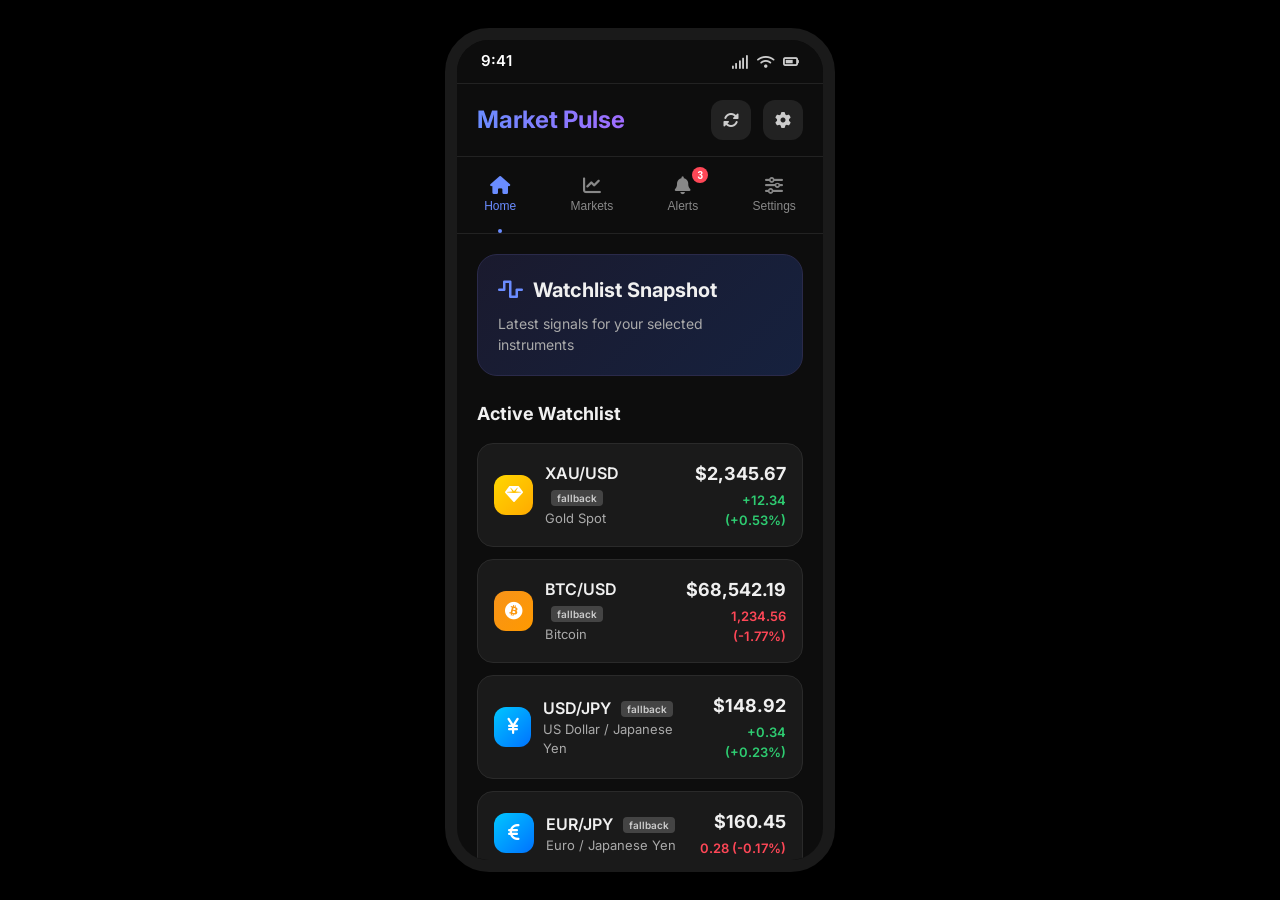
<file: index.html>
<!DOCTYPE html>
<html lang="en">
<head>
    <meta charset="UTF-8">
    <meta name="viewport" content="width=device-width, initial-scale=1.0, viewport-fit=cover">
    <title>Market Pulse - Personal Alerts</title>
    <link rel="stylesheet" href="style.css">
    <link rel="stylesheet" href="https://cdnjs.cloudflare.com/ajax/libs/font-awesome/6.4.0/css/all.min.css">
    <link rel="preconnect" href="https://fonts.googleapis.com">
    <link rel="preconnect" href="https://fonts.gstatic.com" crossorigin>
    <link href="https://fonts.googleapis.com/css2?family=Inter:wght@400;500;600;700&display=swap" rel="stylesheet">
</head>
<body>
    <div class="iphone-frame">
        <!-- Status bar -->
        <div class="status-bar">
            <div class="status-left">
                <span class="time">9:41</span>
            </div>
            <div class="status-right">
                <i class="fas fa-signal"></i>
                <i class="fas fa-wifi"></i>
                <i class="fas fa-battery-three-quarters"></i>
            </div>
        </div>

        <!-- App header -->
        <header class="app-header">
            <h1>Market Pulse</h1>
            <div class="header-actions">
                <button class="icon-btn" id="refreshBtn" title="Refresh">
                    <i class="fas fa-sync-alt"></i>
                </button>
                <button class="icon-btn" id="settingsBtn" title="Settings">
                    <i class="fas fa-cog"></i>
                </button>
            </div>
        </header>

        <!-- Tab navigation -->
        <nav class="tab-nav">
            <button class="tab-btn active" data-tab="home">
                <i class="fas fa-home"></i>
                <span>Home</span>
            </button>
            <button class="tab-btn" data-tab="markets">
                <i class="fas fa-chart-line"></i>
                <span>Markets</span>
            </button>
            <button class="tab-btn" data-tab="alerts">
                <i class="fas fa-bell"></i>
                <span>Alerts</span>
                <span class="badge">3</span>
            </button>
            <button class="tab-btn" data-tab="settings">
                <i class="fas fa-sliders-h"></i>
                <span>Settings</span>
            </button>
        </nav>

        <!-- Tab content -->
        <main class="tab-content">
            <!-- Home tab -->
            <section id="home-tab" class="tab-pane active">
                <div class="welcome-card">
                    <h2><i class="fas fa-wave-square"></i> Watchlist Snapshot</h2>
                    <p class="subtitle">Latest signals for your selected instruments</p>
                </div>

                <div class="watchlist-container">
                    <h3 class="section-title">Active Watchlist</h3>
                    <div class="watchlist" id="watchlist">
                        <!-- Watchlist items populated by JS -->
                    </div>
                </div>

                <div class="quick-stats">
                    <div class="stat-card">
                        <i class="fas fa-bullhorn"></i>
                        <h4>Active Alerts</h4>
                        <p class="stat-value">3</p>
                    </div>
                    <div class="stat-card">
                        <i class="fas fa-clock"></i>
                        <h4>Last Updated</h4>
                        <p class="stat-value" id="lastUpdateTime">Just now</p>
                    </div>
                </div>

                <div class="disclaimer">
                    <i class="fas fa-info-circle"></i>
                    <p>Displayed prices and alerts are <strong>mock data</strong>. No real trading data or orders are being transmitted.</p>
                </div>
            </section>

            <!-- Markets tab -->
            <section id="markets-tab" class="tab-pane">
                <div class="markets-header">
                    <h2><i class="fas fa-chart-bar"></i> Market Watch</h2>
                    <div class="market-filters">
                        <button class="filter-btn active">All</button>
                        <button class="filter-btn">Forex</button>
                        <button class="filter-btn">Crypto</button>
                        <button class="filter-btn">Metals</button>
                    </div>
                </div>
                <div class="markets-list" id="marketsList">
                    <!-- Market items populated by JS -->
                </div>
            </section>

            <!-- Alerts tab -->
            <section id="alerts-tab" class="tab-pane">
                <div class="alerts-header">
                    <h2><i class="fas fa-bell"></i> Alert History</h2>
                    <div class="alert-filters">
                        <button class="filter-btn active">All</button>
                        <button class="filter-btn">Breakout</button>
                        <button class="filter-btn">Volume</button>
                        <button class="filter-btn">RSI</button>
                    </div>
                </div>
                <div class="alerts-list" id="alertsList">
                    <!-- Alert items populated by JS -->
                </div>
                <div class="no-alerts" id="noAlertsMessage" style="display: none;">
                    <i class="fas fa-inbox"></i>
                    <p>No alerts yet. Signals will appear here when triggered.</p>
                </div>
            </section>

            <!-- Settings tab -->
            <section id="settings-tab" class="tab-pane">
                <h2><i class="fas fa-cog"></i> Preferences</h2>
                
                <div class="settings-section">
                    <h3><i class="fas fa-sliders-h"></i> Alert Strategies</h3>
                    <div class="toggle-group">
                        <div class="toggle-item">
                            <div>
                                <strong>Breakout detection</strong>
                                <p>Price moves beyond recent range</p>
                            </div>
                            <label class="switch">
                                <input type="checkbox" id="breakoutToggle" checked>
                                <span class="slider"></span>
                            </label>
                        </div>
                        <div class="toggle-item">
                            <div>
                                <strong>Unusual volume</strong>
                                <p>Volume spikes relative to average</p>
                            </div>
                            <label class="switch">
                                <input type="checkbox" id="volumeToggle" checked>
                                <span class="slider"></span>
                            </label>
                        </div>
                        <div class="toggle-item">
                            <div>
                                <strong>RSI extremes</strong>
                                <p>Overbought/oversold conditions</p>
                            </div>
                            <label class="switch">
                                <input type="checkbox" id="rsiToggle">
                                <span class="slider"></span>
                            </label>
                        </div>
                    </div>
                </div>

                <div class="settings-section">
                    <h3><i class="fas fa-eye"></i> Display</h3>
                    <div class="toggle-item">
                        <div>
                            <strong>Dark mode</strong>
                            <p>Use dark interface (always on)</p>
                        </div>
                        <label class="switch">
                            <input type="checkbox" id="darkModeToggle" checked disabled>
                            <span class="slider"></span>
                        </label>
                    </div>
                </div>

                <div class="settings-section">
                    <h3><i class="fas fa-shield-alt"></i> Data Source</h3>
                    <div class="info-box">
                        <i class="fas fa-database"></i>
                        <div>
                            <strong>Current source: Mock data</strong>
                            <p>No market‑data provider or xAI/Grok integration is active. Credentials must remain server‑side.</p>
                        </div>
                    </div>
                    <div class="info-box">
                        <i class="fas fa-exclamation-triangle"></i>
                        <div>
                            <strong>Security boundary</strong>
                            <p>This page does not transmit trading orders or contain API keys.</p>
                        </div>
                    </div>
                </div>

                <div class="settings-section">
                    <h3><i class="fas fa-info-circle"></i> About</h3>
                    <div class="about-info">
                        <p><strong>Version:</strong> 0.1.0 (web prototype)</p>
                        <p><strong>Instruments:</strong> XAU/USD, BTC/USD, JPY pairs</p>
                        <p><strong>Purpose:</strong> Personal alert dashboard with mock data.</p>
                        <p><strong>Next steps:</strong> Add market‑data provider and Grok/xAI backend.</p>
                    </div>
                </div>
            </section>
        </main>

        <!-- Toast notification -->
        <div class="toast" id="toast">
            <i class="fas fa-check-circle"></i>
            <span id="toastMessage">Watchlist updated</span>
        </div>
    </div>

    <script src="app.js"></script>
</body>
</html>
</file>
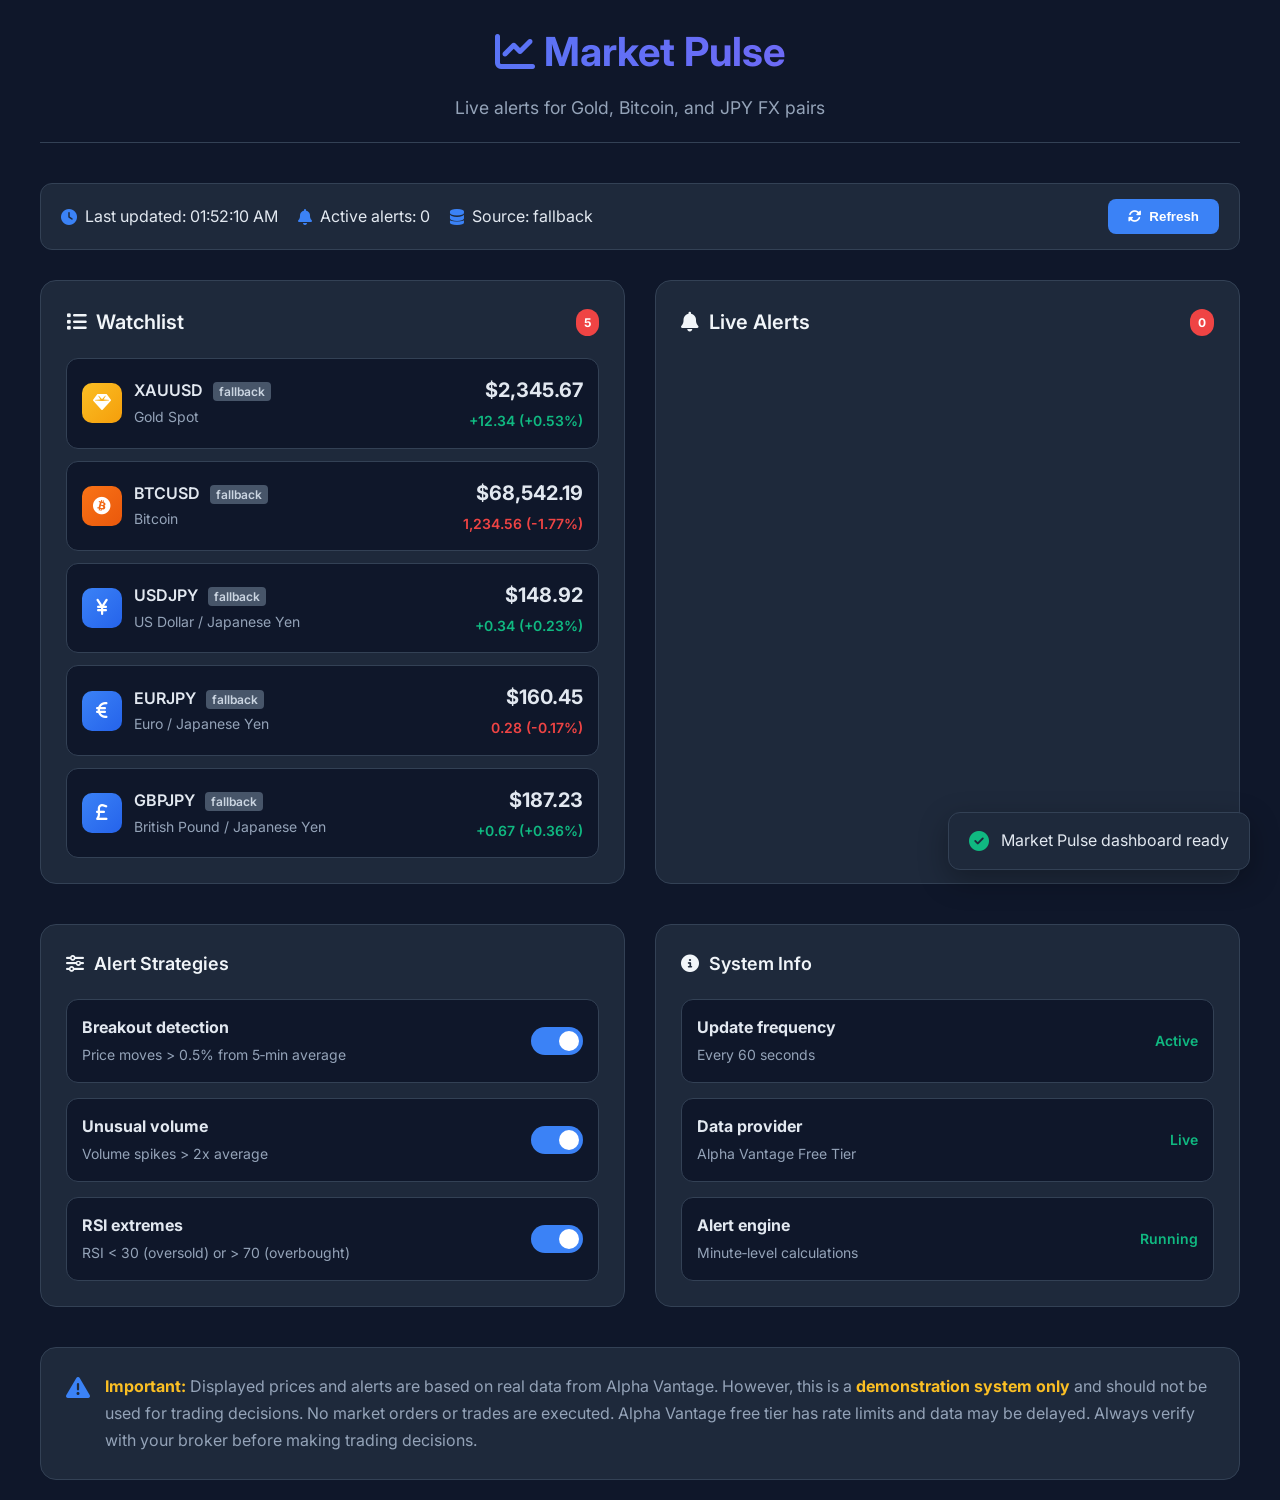
<file: website.html>
<!DOCTYPE html>
<html lang="en">
<head>
    <meta charset="UTF-8">
    <meta name="viewport" content="width=device-width, initial-scale=1.0">
    <title>Market Pulse - Live Alerts</title>
    <link rel="stylesheet" href="https://cdnjs.cloudflare.com/ajax/libs/font-awesome/6.4.0/css/all.min.css">
    <link href="https://fonts.googleapis.com/css2?family=Inter:wght@400;500;600;700&display=swap" rel="stylesheet">
    <style>
        * {
            margin: 0;
            padding: 0;
            box-sizing: border-box;
        }

        body {
            font-family: 'Inter', -apple-system, BlinkMacSystemFont, sans-serif;
            background: #0f172a;
            color: #e2e8f0;
            line-height: 1.6;
            min-height: 100vh;
            padding: 20px;
        }

        .container {
            max-width: 1200px;
            margin: 0 auto;
        }

        header {
            text-align: center;
            margin-bottom: 40px;
            padding-bottom: 20px;
            border-bottom: 1px solid #334155;
        }

        h1 {
            font-size: 2.5rem;
            font-weight: 700;
            background: linear-gradient(90deg, #3b82f6, #8b5cf6);
            -webkit-background-clip: text;
            -webkit-text-fill-color: transparent;
            margin-bottom: 10px;
        }

        .subtitle {
            color: #94a3b8;
            font-size: 1.1rem;
        }

        .status-bar {
            display: flex;
            justify-content: space-between;
            align-items: center;
            background: #1e293b;
            padding: 15px 20px;
            border-radius: 12px;
            margin-bottom: 30px;
            border: 1px solid #334155;
        }

        .status-left {
            display: flex;
            gap: 20px;
        }

        .status-item {
            display: flex;
            align-items: center;
            gap: 8px;
        }

        .status-item i {
            color: #3b82f6;
        }

        .refresh-btn {
            background: #3b82f6;
            color: white;
            border: none;
            padding: 10px 20px;
            border-radius: 8px;
            cursor: pointer;
            font-weight: 600;
            display: flex;
            align-items: center;
            gap: 8px;
            transition: all 0.2s;
        }

        .refresh-btn:hover {
            background: #2563eb;
        }

        .refresh-btn i.spin {
            animation: spin 1s linear infinite;
        }

        @keyframes spin {
            from { transform: rotate(0deg); }
            to { transform: rotate(360deg); }
        }

        .dashboard {
            display: grid;
            grid-template-columns: 1fr 1fr;
            gap: 30px;
            margin-bottom: 40px;
        }

        @media (max-width: 768px) {
            .dashboard {
                grid-template-columns: 1fr;
            }
        }

        .card {
            background: #1e293b;
            border-radius: 16px;
            padding: 25px;
            border: 1px solid #334155;
        }

        .card-header {
            display: flex;
            justify-content: space-between;
            align-items: center;
            margin-bottom: 20px;
        }

        .card-title {
            font-size: 1.25rem;
            font-weight: 600;
            color: #f1f5f9;
            display: flex;
            align-items: center;
            gap: 10px;
        }

        .badge {
            background: #ef4444;
            color: white;
            font-size: 0.75rem;
            font-weight: 700;
            padding: 4px 8px;
            border-radius: 12px;
            min-width: 20px;
            text-align: center;
        }

        .watchlist {
            display: flex;
            flex-direction: column;
            gap: 12px;
        }

        .instrument {
            display: flex;
            justify-content: space-between;
            align-items: center;
            padding: 15px;
            background: #0f172a;
            border-radius: 12px;
            border: 1px solid #334155;
            transition: all 0.2s;
        }

        .instrument:hover {
            background: #1e293b;
            border-color: #475569;
        }

        .instrument-left {
            display: flex;
            align-items: center;
            gap: 12px;
        }

        .instrument-icon {
            width: 40px;
            height: 40px;
            border-radius: 10px;
            display: flex;
            align-items: center;
            justify-content: center;
            font-size: 18px;
            color: white;
        }

        .instrument-icon.gold {
            background: linear-gradient(135deg, #fbbf24, #f59e0b);
        }

        .instrument-icon.crypto {
            background: linear-gradient(135deg, #f97316, #ea580c);
        }

        .instrument-icon.forex {
            background: linear-gradient(135deg, #3b82f6, #2563eb);
        }

        .instrument-info h3 {
            font-size: 1rem;
            font-weight: 600;
            margin-bottom: 2px;
        }

        .instrument-info p {
            font-size: 0.875rem;
            color: #94a3b8;
        }

        .price-data {
            text-align: right;
        }

        .current-price {
            font-size: 1.25rem;
            font-weight: 700;
            margin-bottom: 4px;
        }

        .price-change {
            font-size: 0.875rem;
            font-weight: 600;
        }

        .price-change.positive {
            color: #10b981;
        }

        .price-change.negative {
            color: #ef4444;
        }

        .alerts-container {
            max-height: 400px;
            overflow-y: auto;
        }

        .alert {
            padding: 20px;
            background: #0f172a;
            border-radius: 12px;
            border-left: 4px solid #3b82f6;
            margin-bottom: 15px;
            border: 1px solid #334155;
        }

        .alert.breakout {
            border-left-color: #f59e0b;
        }

        .alert.volume {
            border-left-color: #10b981;
        }

        .alert.rsi {
            border-left-color: #8b5cf6;
        }

        .alert-header {
            display: flex;
            justify-content: space-between;
            align-items: flex-start;
            margin-bottom: 12px;
        }

        .alert-title {
            font-weight: 600;
            font-size: 1rem;
        }

        .alert-time {
            font-size: 0.875rem;
            color: #94a3b8;
        }

        .alert-body p {
            color: #cbd5e1;
            margin-bottom: 8px;
            font-size: 0.9375rem;
        }

        .alert-actions {
            display: flex;
            gap: 10px;
            margin-top: 15px;
        }

        .action-btn {
            padding: 8px 16px;
            border-radius: 8px;
            font-size: 0.875rem;
            font-weight: 600;
            cursor: pointer;
            border: none;
            transition: all 0.2s;
        }

        .action-btn.primary {
            background: #3b82f6;
            color: white;
        }

        .action-btn.primary:hover {
            background: #2563eb;
        }

        .action-btn.secondary {
            background: #334155;
            color: #cbd5e1;
        }

        .action-btn.secondary:hover {
            background: #475569;
        }

        .no-alerts {
            text-align: center;
            padding: 40px 20px;
            color: #64748b;
        }

        .no-alerts i {
            font-size: 3rem;
            margin-bottom: 15px;
            color: #475569;
        }

        .controls {
            display: grid;
            grid-template-columns: repeat(auto-fit, minmax(300px, 1fr));
            gap: 30px;
            margin-bottom: 40px;
        }

        .control-group {
            background: #1e293b;
            border-radius: 16px;
            padding: 25px;
            border: 1px solid #334155;
        }

        .control-title {
            font-size: 1.125rem;
            font-weight: 600;
            margin-bottom: 20px;
            color: #f1f5f9;
            display: flex;
            align-items: center;
            gap: 10px;
        }

        .toggle-group {
            display: flex;
            flex-direction: column;
            gap: 15px;
        }

        .toggle-item {
            display: flex;
            justify-content: space-between;
            align-items: center;
            padding: 15px;
            background: #0f172a;
            border-radius: 12px;
            border: 1px solid #334155;
        }

        .toggle-item div strong {
            display: block;
            margin-bottom: 4px;
            color: #e2e8f0;
        }

        .toggle-item div p {
            font-size: 0.875rem;
            color: #94a3b8;
        }

        /* Switch toggle */
        .switch {
            position: relative;
            display: inline-block;
            width: 52px;
            height: 28px;
        }

        .switch input {
            opacity: 0;
            width: 0;
            height: 0;
        }

        .slider {
            position: absolute;
            cursor: pointer;
            top: 0;
            left: 0;
            right: 0;
            bottom: 0;
            background-color: #475569;
            transition: .4s;
            border-radius: 34px;
        }

        .slider:before {
            position: absolute;
            content: "";
            height: 20px;
            width: 20px;
            left: 4px;
            bottom: 4px;
            background-color: white;
            transition: .4s;
            border-radius: 50%;
        }

        input:checked + .slider {
            background-color: #3b82f6;
        }

        input:checked + .slider:before {
            transform: translateX(24px);
        }

        .disclaimer {
            background: #1e293b;
            border-radius: 16px;
            padding: 25px;
            border: 1px solid #334155;
            margin-top: 40px;
        }

        .disclaimer-content {
            display: flex;
            align-items: flex-start;
            gap: 15px;
        }

        .disclaimer-content i {
            color: #3b82f6;
            font-size: 1.5rem;
            margin-top: 2px;
        }

        .disclaimer-content p {
            color: #94a3b8;
            line-height: 1.7;
        }

        .disclaimer-content strong {
            color: #fbbf24;
        }

        .toast {
            position: fixed;
            bottom: 30px;
            right: 30px;
            background: #1e293b;
            border: 1px solid #334155;
            border-radius: 12px;
            padding: 15px 20px;
            display: flex;
            align-items: center;
            gap: 12px;
            box-shadow: 0 10px 30px rgba(0, 0, 0, 0.3);
            transform: translateY(100px);
            opacity: 0;
            transition: all 0.3s ease;
            z-index: 1000;
        }

        .toast.show {
            transform: translateY(0);
            opacity: 1;
        }

        .toast i {
            color: #10b981;
            font-size: 1.25rem;
        }

        .toast.warning i {
            color: #f59e0b;
        }

        .loading {
            text-align: center;
            padding: 40px;
            color: #64748b;
        }

        .loading i {
            font-size: 2rem;
            margin-bottom: 15px;
            color: #475569;
            animation: pulse 1.5s infinite;
        }

        @keyframes pulse {
            0% { opacity: 0.6; }
            50% { opacity: 1; }
            100% { opacity: 0.6; }
        }

        .source-badge {
            font-size: 0.75rem;
            background: #475569;
            color: #cbd5e1;
            padding: 2px 6px;
            border-radius: 4px;
            margin-left: 6px;
            vertical-align: middle;
        }
    </style>
</head>
<body>
    <div class="container">
        <header>
            <h1><i class="fas fa-chart-line"></i> Market Pulse</h1>
            <p class="subtitle">Live alerts for Gold, Bitcoin, and JPY FX pairs</p>
        </header>

        <div class="status-bar">
            <div class="status-left">
                <div class="status-item">
                    <i class="fas fa-clock"></i>
                    <span>Last updated: <span id="lastUpdateTime">Just now</span></span>
                </div>
                <div class="status-item">
                    <i class="fas fa-bell"></i>
                    <span>Active alerts: <span id="activeAlertsCount">0</span></span>
                </div>
                <div class="status-item">
                    <i class="fas fa-database"></i>
                    <span>Source: <span id="dataSource">Alpha Vantage</span></span>
                </div>
            </div>
            <button class="refresh-btn" id="refreshBtn">
                <i class="fas fa-sync-alt" id="refreshIcon"></i>
                Refresh
            </button>
        </div>

        <div class="dashboard">
            <div class="card">
                <div class="card-header">
                    <h2 class="card-title"><i class="fas fa-list"></i> Watchlist</h2>
                    <span class="badge" id="watchlistCount">5</span>
                </div>
                <div class="watchlist" id="watchlist">
                    <div class="loading">
                        <i class="fas fa-spinner fa-spin"></i>
                        <p>Loading market data...</p>
                    </div>
                </div>
            </div>

            <div class="card">
                <div class="card-header">
                    <h2 class="card-title"><i class="fas fa-bell"></i> Live Alerts</h2>
                    <span class="badge" id="alertsCount">0</span>
                </div>
                <div class="alerts-container" id="alertsContainer">
                    <div class="no-alerts" id="noAlertsMessage">
                        <i class="fas fa-inbox"></i>
                        <p>No alerts yet. Signals will appear here when triggered.</p>
                    </div>
                </div>
            </div>
        </div>

        <div class="controls">
            <div class="control-group">
                <h3 class="control-title"><i class="fas fa-sliders-h"></i> Alert Strategies</h3>
                <div class="toggle-group">
                    <div class="toggle-item">
                        <div>
                            <strong>Breakout detection</strong>
                            <p>Price moves > 0.5% from 5‑min average</p>
                        </div>
                        <label class="switch">
                            <input type="checkbox" id="breakoutToggle" checked>
                            <span class="slider"></span>
                        </label>
                    </div>
                    <div class="toggle-item">
                        <div>
                            <strong>Unusual volume</strong>
                            <p>Volume spikes > 2x average</p>
                        </div>
                        <label class="switch">
                            <input type="checkbox" id="volumeToggle" checked>
                            <span class="slider"></span>
                        </label>
                    </div>
                    <div class="toggle-item">
                        <div>
                            <strong>RSI extremes</strong>
                            <p>RSI < 30 (oversold) or > 70 (overbought)</p>
                        </div>
                        <label class="switch">
                            <input type="checkbox" id="rsiToggle" checked>
                            <span class="slider"></span>
                        </label>
                    </div>
                </div>
            </div>

            <div class="control-group">
                <h3 class="control-title"><i class="fas fa-info-circle"></i> System Info</h3>
                <div class="toggle-group">
                    <div class="toggle-item">
                        <div>
                            <strong>Update frequency</strong>
                            <p>Every 60 seconds</p>
                        </div>
                        <span class="price-change positive">Active</span>
                    </div>
                    <div class="toggle-item">
                        <div>
                            <strong>Data provider</strong>
                            <p>Alpha Vantage Free Tier</p>
                        </div>
                        <span class="price-change positive">Live</span>
                    </div>
                    <div class="toggle-item">
                        <div>
                            <strong>Alert engine</strong>
                            <p>Minute‑level calculations</p>
                        </div>
                        <span class="price-change positive">Running</span>
                    </div>
                </div>
            </div>
        </div>

        <div class="disclaimer">
            <div class="disclaimer-content">
                <i class="fas fa-exclamation-triangle"></i>
                <div>
                    <p>
                        <strong>Important:</strong> Displayed prices and alerts are based on real data from Alpha Vantage. 
                        However, this is a <strong>demonstration system only</strong> and should not be used for trading decisions. 
                        No market orders or trades are executed. Alpha Vantage free tier has rate limits and data may be delayed.
                        Always verify with your broker before making trading decisions.
                    </p>
                </div>
            </div>
        </div>

        <div class="toast" id="toast">
            <i class="fas fa-check-circle" id="toastIcon"></i>
            <span id="toastMessage">Watchlist updated</span>
        </div>
    </div>

    <script src="website.js"></script>
</body>
</html>
</file>
<file: style.css>
/* Reset and base styles */
* {
    margin: 0;
    padding: 0;
    box-sizing: border-box;
}

body {
    font-family: 'Inter', -apple-system, BlinkMacSystemFont, 'Segoe UI', Roboto, sans-serif;
    background: #000;
    color: #f0f0f0;
    line-height: 1.5;
    min-height: 100vh;
    display: flex;
    justify-content: center;
    align-items: center;
    padding: 16px;
}

/* iPhone frame */
.iphone-frame {
    width: 100%;
    max-width: 390px;
    height: 844px;
    background: #0d0d0d;
    border-radius: 44px;
    overflow: hidden;
    position: relative;
    box-shadow: 0 20px 60px rgba(0, 0, 0, 0.8);
    border: 12px solid #1a1a1a;
}

/* Status bar */
.status-bar {
    height: 44px;
    background: #0d0d0d;
    display: flex;
    justify-content: space-between;
    align-items: center;
    padding: 0 24px;
    border-bottom: 1px solid #222;
    font-size: 15px;
    font-weight: 600;
}

.status-left .time {
    color: #fff;
}

.status-right {
    display: flex;
    gap: 8px;
    color: #ccc;
}

.status-right i {
    font-size: 14px;
}

/* App header */
.app-header {
    padding: 16px 20px;
    display: flex;
    justify-content: space-between;
    align-items: center;
    border-bottom: 1px solid #222;
}

.app-header h1 {
    font-size: 24px;
    font-weight: 700;
    background: linear-gradient(90deg, #6a8cff, #a06cff);
    -webkit-background-clip: text;
    -webkit-text-fill-color: transparent;
    background-clip: text;
}

.header-actions {
    display: flex;
    gap: 12px;
}

.icon-btn {
    background: #222;
    border: none;
    width: 40px;
    height: 40px;
    border-radius: 12px;
    color: #ccc;
    font-size: 16px;
    cursor: pointer;
    display: flex;
    align-items: center;
    justify-content: center;
    transition: all 0.2s;
}

.icon-btn:hover {
    background: #333;
    color: #fff;
}

/* Tab navigation */
.tab-nav {
    display: flex;
    justify-content: space-around;
    padding: 12px 0;
    border-bottom: 1px solid #222;
    background: #0d0d0d;
}

.tab-btn {
    background: none;
    border: none;
    color: #888;
    display: flex;
    flex-direction: column;
    align-items: center;
    gap: 4px;
    font-size: 12px;
    padding: 8px 12px;
    cursor: pointer;
    transition: all 0.2s;
    position: relative;
}

.tab-btn i {
    font-size: 18px;
}

.tab-btn.active {
    color: #6a8cff;
}

.tab-btn.active::after {
    content: '';
    position: absolute;
    bottom: -12px;
    width: 4px;
    height: 4px;
    background: #6a8cff;
    border-radius: 50%;
}

.badge {
    position: absolute;
    top: -2px;
    right: 2px;
    background: #ff4757;
    color: white;
    font-size: 10px;
    font-weight: 700;
    border-radius: 10px;
    min-width: 16px;
    height: 16px;
    display: flex;
    align-items: center;
    justify-content: center;
    padding: 0 4px;
}

/* Tab content */
.tab-content {
    height: calc(100% - 154px);
    overflow-y: auto;
    padding: 20px;
    scrollbar-width: none; /* Firefox */
}

.tab-content::-webkit-scrollbar {
    display: none; /* Chrome/Safari */
}

.tab-pane {
    display: none;
}

.tab-pane.active {
    display: block;
    animation: fadeIn 0.3s ease;
}

@keyframes fadeIn {
    from { opacity: 0; }
    to { opacity: 1; }
}

/* Home tab */
.welcome-card {
    background: linear-gradient(135deg, #1a1a2e, #16213e);
    border-radius: 20px;
    padding: 20px;
    margin-bottom: 24px;
    border: 1px solid #2a2a4a;
}

.welcome-card h2 {
    font-size: 20px;
    margin-bottom: 8px;
    display: flex;
    align-items: center;
    gap: 10px;
}

.welcome-card h2 i {
    color: #6a8cff;
}

.subtitle {
    color: #aaa;
    font-size: 14px;
}

.section-title {
    font-size: 18px;
    margin-bottom: 16px;
    display: flex;
    align-items: center;
    gap: 10px;
}

.watchlist-container {
    margin-bottom: 24px;
}

.watchlist {
    display: flex;
    flex-direction: column;
    gap: 12px;
}

.watchlist-item {
    background: #1a1a1a;
    border-radius: 16px;
    padding: 16px;
    border: 1px solid #2a2a2a;
    display: flex;
    justify-content: space-between;
    align-items: center;
    transition: all 0.2s;
}

.watchlist-item:hover {
    background: #222;
    border-color: #3a3a3a;
}

.instrument {
    display: flex;
    align-items: center;
    gap: 12px;
}

.instrument-icon {
    width: 40px;
    height: 40px;
    border-radius: 12px;
    display: flex;
    align-items: center;
    justify-content: center;
    font-size: 18px;
    color: white;
}

.instrument-icon.gold {
    background: linear-gradient(135deg, #ffd700, #ffaa00);
}

.instrument-icon.crypto {
    background: linear-gradient(135deg, #f7931a, #ff9900);
}

.instrument-icon.forex {
    background: linear-gradient(135deg, #00c6ff, #0072ff);
}

.instrument-info h4 {
    font-size: 16px;
    font-weight: 600;
}

.instrument-info p {
    font-size: 13px;
    color: #aaa;
}

.price-data {
    text-align: right;
}

.current-price {
    font-size: 18px;
    font-weight: 700;
    margin-bottom: 4px;
}

.price-change {
    font-size: 13px;
    font-weight: 600;
}

.price-change.positive {
    color: #2ecc71;
}

.price-change.negative {
    color: #ff4757;
}

.quick-stats {
    display: grid;
    grid-template-columns: 1fr 1fr;
    gap: 16px;
    margin-bottom: 24px;
}

.stat-card {
    background: #1a1a1a;
    border-radius: 16px;
    padding: 20px;
    text-align: center;
    border: 1px solid #2a2a2a;
}

.stat-card i {
    font-size: 24px;
    color: #6a8cff;
    margin-bottom: 12px;
}

.stat-card h4 {
    font-size: 14px;
    color: #aaa;
    margin-bottom: 8px;
}

.stat-value {
    font-size: 24px;
    font-weight: 700;
}

.disclaimer {
    background: #1a1a2e;
    border-radius: 16px;
    padding: 16px;
    border: 1px solid #2a2a4a;
    display: flex;
    align-items: flex-start;
    gap: 12px;
    font-size: 14px;
}

.disclaimer i {
    color: #6a8cff;
    font-size: 18px;
    margin-top: 2px;
}

.disclaimer strong {
    color: #ffaa00;
}

/* Markets tab */
.markets-header {
    margin-bottom: 24px;
}

.markets-header h2 {
    font-size: 20px;
    margin-bottom: 16px;
    display: flex;
    align-items: center;
    gap: 10px;
}

.market-filters {
    display: flex;
    gap: 8px;
    overflow-x: auto;
    padding-bottom: 8px;
}

.filter-btn {
    background: #222;
    border: 1px solid #333;
    color: #ccc;
    padding: 8px 16px;
    border-radius: 20px;
    font-size: 14px;
    white-space: nowrap;
    cursor: pointer;
    transition: all 0.2s;
}

.filter-btn.active {
    background: #6a8cff;
    border-color: #6a8cff;
    color: white;
}

.markets-list {
    display: flex;
    flex-direction: column;
    gap: 12px;
}

.market-item {
    background: #1a1a1a;
    border-radius: 16px;
    padding: 16px;
    border: 1px solid #2a2a2a;
    display: flex;
    justify-content: space-between;
    align-items: center;
}

.market-item .instrument {
    flex: 1;
}

/* Alerts tab */
.alerts-header {
    margin-bottom: 24px;
}

.alerts-header h2 {
    font-size: 20px;
    margin-bottom: 16px;
    display: flex;
    align-items: center;
    gap: 10px;
}

.alert-filters {
    display: flex;
    gap: 8px;
    overflow-x: auto;
    padding-bottom: 8px;
}

.alerts-list {
    display: flex;
    flex-direction: column;
    gap: 16px;
}

.alert-item {
    background: #1a1a1a;
    border-radius: 16px;
    padding: 20px;
    border-left: 4px solid #6a8cff;
    position: relative;
}

.alert-item.breakout {
    border-left-color: #ffaa00;
}

.alert-item.volume {
    border-left-color: #2ecc71;
}

.alert-item.rsi {
    border-left-color: #a06cff;
}

.alert-header {
    display: flex;
    justify-content: space-between;
    align-items: flex-start;
    margin-bottom: 12px;
}

.alert-title {
    font-weight: 600;
    font-size: 16px;
}

.alert-time {
    font-size: 13px;
    color: #aaa;
}

.alert-body p {
    color: #ccc;
    margin-bottom: 8px;
    font-size: 14px;
}

.alert-actions {
    display: flex;
    gap: 12px;
    margin-top: 16px;
}

.action-btn {
    padding: 8px 16px;
    border-radius: 12px;
    font-size: 14px;
    font-weight: 600;
    cursor: pointer;
    border: none;
    transition: all 0.2s;
}

.action-btn.primary {
    background: #6a8cff;
    color: white;
}

.action-btn.secondary {
    background: #333;
    color: #ccc;
}

.no-alerts {
    text-align: center;
    padding: 60px 20px;
    color: #666;
}

.no-alerts i {
    font-size: 48px;
    margin-bottom: 16px;
    color: #444;
}

/* Settings tab */
.settings-section {
    margin-bottom: 32px;
}

.settings-section h3 {
    font-size: 18px;
    margin-bottom: 16px;
    display: flex;
    align-items: center;
    gap: 10px;
    color: #ccc;
}

.toggle-group {
    background: #1a1a1a;
    border-radius: 16px;
    overflow: hidden;
    border: 1px solid #2a2a2a;
}

.toggle-item {
    display: flex;
    justify-content: space-between;
    align-items: center;
    padding: 20px;
    border-bottom: 1px solid #2a2a2a;
}

.toggle-item:last-child {
    border-bottom: none;
}

.toggle-item div strong {
    display: block;
    margin-bottom: 4px;
}

.toggle-item div p {
    font-size: 13px;
    color: #aaa;
}

/* Switch toggle */
.switch {
    position: relative;
    display: inline-block;
    width: 52px;
    height: 28px;
}

.switch input {
    opacity: 0;
    width: 0;
    height: 0;
}

.slider {
    position: absolute;
    cursor: pointer;
    top: 0;
    left: 0;
    right: 0;
    bottom: 0;
    background-color: #333;
    transition: .4s;
    border-radius: 34px;
}

.slider:before {
    position: absolute;
    content: "";
    height: 20px;
    width: 20px;
    left: 4px;
    bottom: 4px;
    background-color: white;
    transition: .4s;
    border-radius: 50%;
}

input:checked + .slider {
    background-color: #6a8cff;
}

input:checked + .slider:before {
    transform: translateX(24px);
}

input:disabled + .slider {
    background-color: #444;
    cursor: not-allowed;
}

/* Info boxes */
.info-box {
    background: #1a1a2e;
    border-radius: 16px;
    padding: 16px;
    border: 1px solid #2a2a4a;
    display: flex;
    align-items: flex-start;
    gap: 12px;
    margin-bottom: 12px;
}

.info-box i {
    color: #6a8cff;
    font-size: 20px;
    margin-top: 2px;
}

.info-box strong {
    display: block;
    margin-bottom: 4px;
}

.info-box p {
    font-size: 14px;
    color: #aaa;
}

.about-info {
    background: #1a1a1a;
    border-radius: 16px;
    padding: 20px;
    border: 1px solid #2a2a2a;
    font-size: 14px;
}

.about-info p {
    margin-bottom: 8px;
    color: #ccc;
}

.about-info strong {
    color: #aaa;
}

/* Toast notification */
.toast {
    position: fixed;
    bottom: 100px;
    left: 50%;
    transform: translateX(-50%) translateY(100px);
    background: #1a1a1a;
    border: 1px solid #2a2a2a;
    border-radius: 16px;
    padding: 16px 24px;
    display: flex;
    align-items: center;
    gap: 12px;
    box-shadow: 0 10px 30px rgba(0, 0, 0, 0.5);
    opacity: 0;
    transition: all 0.3s ease;
    z-index: 1000;
}

.toast.show {
    transform: translateX(-50%) translateY(0);
    opacity: 1;
}

.toast i {
    color: #2ecc71;
    font-size: 20px;
}

/* Responsive adjustments */
@media (max-width: 420px) {
    body {
        padding: 8px;
    }
    
    .iphone-frame {
        height: 812px;
        border-radius: 38px;
    }
}

/* Loading animation */
@keyframes pulse {
    0% { opacity: 0.6; }
    50% { opacity: 1; }
    100% { opacity: 0.6; }
}

.loading {
    animation: pulse 1.5s infinite;
}
</file>
